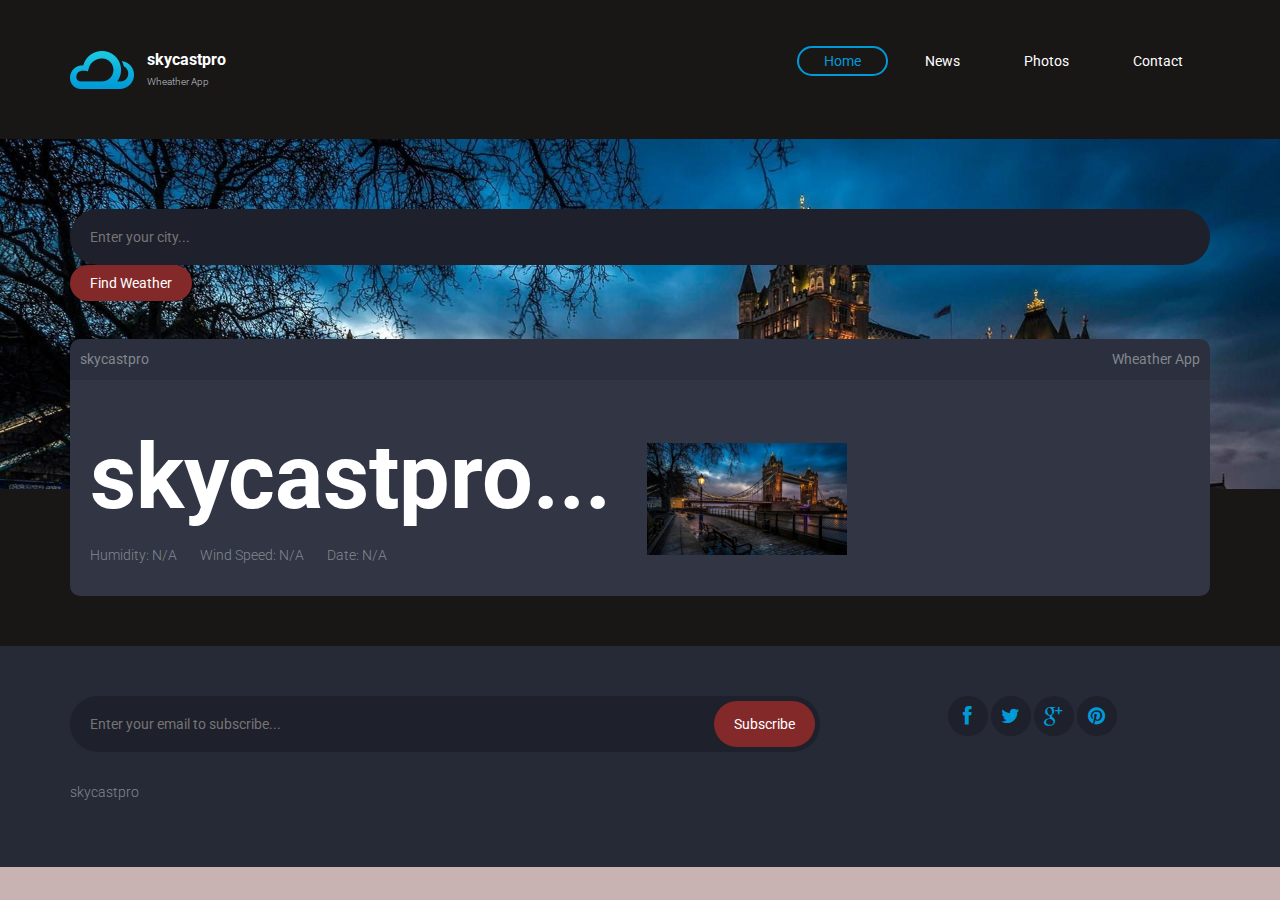
<file: index.html>
<!DOCTYPE html>
<html lang="en">

<head>
    <meta charset="UTF-8">
    <meta http-equiv="X-UA-Compatible" content="IE=edge">
    <meta name="viewport" content="width=device-width, initial-scale=1.0,maximum-scale=1">

    <title>SkyCast Pro</title>
    <link href="http://fonts.googleapis.com/css?family=Roboto:300,400,700|" rel="stylesheet" type="text/css">
    <link href="fonts/font-awesome.min.css" rel="stylesheet" type="text/css">
    <link rel="stylesheet" href="style.css">
</head>

<body>

    <div class="site-content">
        <div class="site-header">
            <div class="container">
                <a href="index.html" class="branding">
                    <img src="images/logo.png" alt="" class="logo" width="">
                    <div class="logo-type">
                        <h1 class="site-title">skycastpro</h1>
                        <small class="site-description">Wheather App</small>
                    </div>
                </a>
                <div class="main-navigation">
                    <button type="button" class="menu-toggle"><i class="fa fa-bars"></i></button>
                    <ul class="menu">
                        <li class="menu-item current-menu-item"><a href="index.html">Home</a></li>
                        <li class="menu-item"><a href="news.html">News</a></li>
                       
                        <li class="menu-item"><a href="photos.html">Photos</a></li>
                        <li class="menu-item"><a href="contact.html">Contact</a></li>
                    </ul> 
                </div> 

                <div class="mobile-navigation"></div>

            </div>
        </div> 

        <div class="hero" data-bg-image="images/hello.jpg">
            <div class="container">
                <form id="weatherForm" class="find-location">
                    <input type="text" id="cityInput" placeholder="Enter your city...">
                    <button type="submit">Find Weather</button>
                </form>
            </div>
        </div>

        <div class="forecast-table">
            <div class="container">
                <div class="forecast-container">
                    <div class="today forecast">
                        <div class="forecast-header">
                            <div class="day">skycastpro</div>
                            <div class="date">Wheather App</div>
                        </div>
                        <div class="forecast-content">
                            <div class="location"></div>
                            <div class="degree">
                                <div class="num">skycastpro...</div>
                                <div class="forecast-icon">
                                    <img src="images/hello.jpg" alt="" width=200>
                                </div>
                            </div>
                            <div class="extra-info">
                                <span class="humidity">Humidity: N/A</span>
                                <span class="wind-speed">Wind Speed: N/A</span>
                                <span class="current-date">Date: N/A</span>
                            </div>
                        </div>
                    </div>
                </div>
            </div>
        </div>

        <main class="main-content">
            <!-- Your existing main content here -->
        </main> <!-- .main-content -->

        <footer class="site-footer">
            <div class="container">
                <div class="row">
                    <div class="col-md-8">
                        <form action="#" class="subscribe-form">
                            <input type="text" placeholder="Enter your email to subscribe...">
                            <input type="submit" value="Subscribe">
                        </form>
                    </div>
                    <div class="col-md-3 col-md-offset-1">
                        <div class="social-links">
                            <a href="#"><i class="fa fa-facebook"></i></a>
                            <a href="#"><i class="fa fa-twitter"></i></a>
                            <a href="#"><i class="fa fa-google-plus"></i></a>
                            <a href="#"><i class="fa fa-pinterest"></i></a>
                        </div>
                    </div>
                </div>

                <p class="colophon">skycastpro</p>
            </div>
        </footer> 
    </div>
    <script src="https://code.jquery.com/jquery-3.6.0.min.js"></script>
    <script>
        $(document).ready(function() {
            $('#weatherForm').submit(function(event) {
                event.preventDefault(); 

                var cityName = $('#cityInput').val(); 
                var apiKey = '008ec2b0cddce4aa5ee95629c2fee8ad'; 
                var apiUrl = 'https://api.openweathermap.org/data/2.5/weather?q=' + cityName + '&appid=' + apiKey;

                // Make AJAX request to fetch weather data
                $.ajax({
                    url: apiUrl,
                    method: 'GET',
                    dataType: 'json',
                    success: function(response) {
                        // Update the HTML content with weather data
                        $('.forecast-header .day').text(response.name);
                        $('.degree .num').html(Math.round(response.main.temp - 273.15) + '&deg;C');
                        $('.humidity').text('Humidity: ' + response.main.humidity + '%');
                        $('.wind-speed').text('Wind Speed: ' + response.wind.speed + ' m/s');
                        var currentDate = new Date();
                        $('.current-date').text('Date: ' + currentDate.toDateString());
                    },
                    error: function(xhr, status, error) {
                        console.error('Error fetching weather data:', error);
                    }
                });
            });
        });
    </script>

    <!-- Other script files -->
    <script src="js/plugins.js"></script>
    <script src="js/app.js"></script>

</body>

</html>
</file>
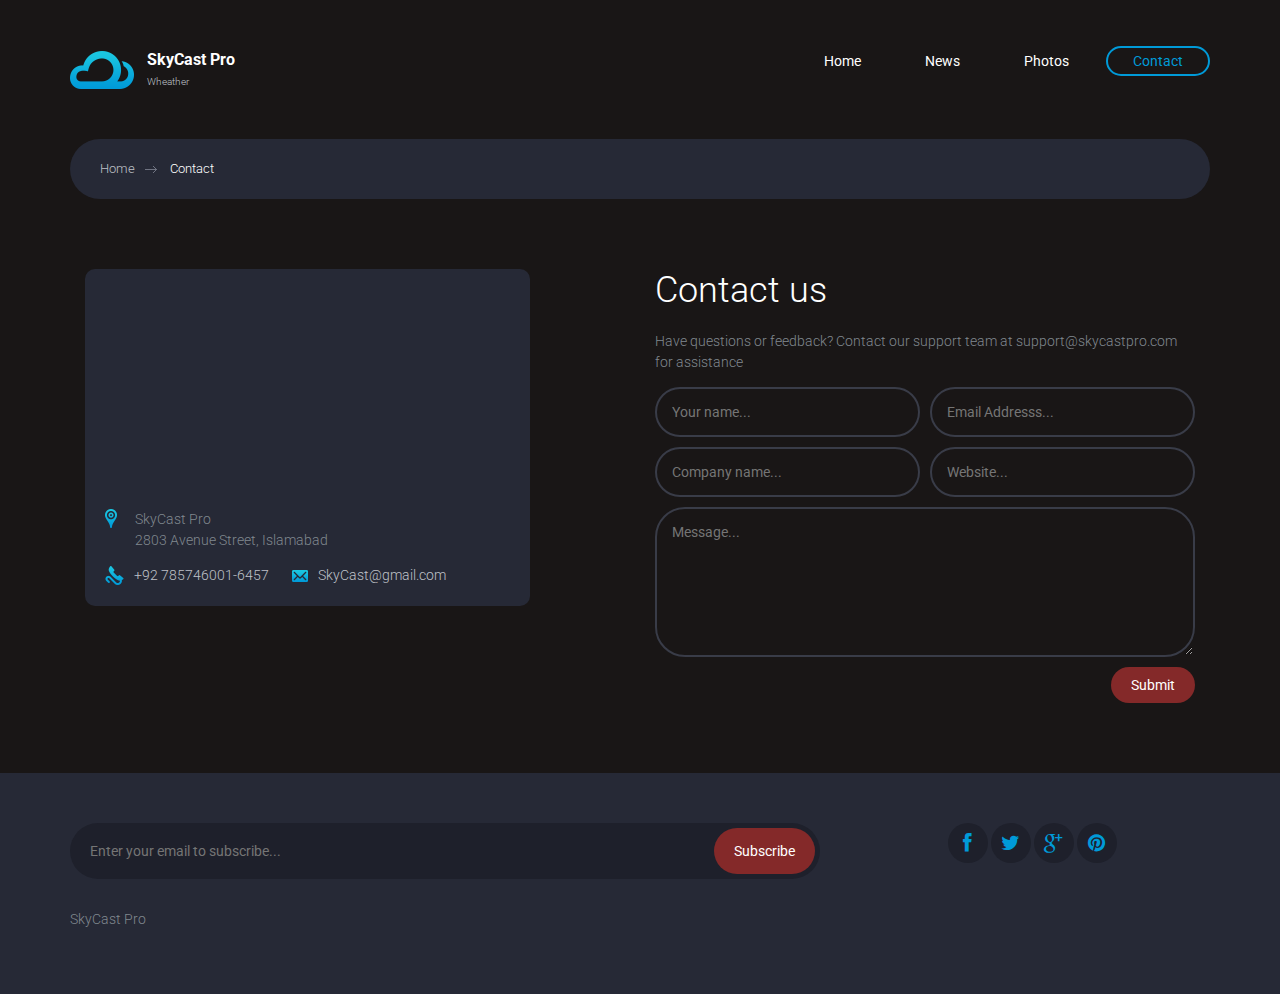
<file: contact.html>
<!DOCTYPE html>
<html lang="en">
	<head>
		<meta charset="UTF-8">
		<meta http-equiv="X-UA-Compatible" content="IE=edge">
		<meta name="viewport" content="width=device-width, initial-scale=1.0,maximum-scale=1">
		
		<title>SkyCast Pro</title>

		<!-- Loading third party fonts -->
		<link href="http://fonts.googleapis.com/css?family=Roboto:300,400,700|" rel="stylesheet" type="text/css">
		<link href="fonts/font-awesome.min.css" rel="stylesheet" type="text/css">

		<!-- Loading main css file -->
		<link rel="stylesheet" href="style.css">
		
		<!--[if lt IE 9]>
		<script src="js/ie-support/html5.js"></script>
		<script src="js/ie-support/respond.js"></script>
		<![endif]-->

	</head>


	<body>
		
		<div class="site-content">
			<div class="site-header">
				<div class="container">
					<a href="index.html" class="branding">
						<img src="images/logo.png" alt="" class="logo">
						<div class="logo-type">
							<h1 class="site-title">SkyCast Pro</h1>
							<small class="site-description">Wheather</small>
						</div>
					</a>

					<!-- Default snippet for navigation -->
					<div class="main-navigation">
						<button type="button" class="menu-toggle"><i class="fa fa-bars"></i></button>
						<ul class="menu">
							<li class="menu-item"><a href="index.html">Home</a></li>
							<li class="menu-item"><a href="news.html">News</a></li>
							<li class="menu-item"><a href="photos.html">Photos</a></li>
							<li class="menu-item current-menu-item"><a href="contact.html">Contact</a></li>
						</ul> 
					</div> 

					<div class="mobile-navigation"></div>

				</div>
			</div> 
			<main class="main-content">
				<div class="container">
					<div class="breadcrumb">
						<a href="index.html">Home</a>
						<span>Contact</span>
					</div>
				</div>

				<div class="fullwidth-block">
					<div class="container">
						<div class="col-md-5">
							<div class="contact-details">
								<div class="map" data-latitude="-6.897789" data-longitude="107.621735"></div>
								<div class="contact-info">
									<address>
										<img src="images/icon-marker.png" alt="">
										<p>SkyCast Pro <br>
										2803 Avenue Street, Islamabad</p>
									</address>
									
									<a href="#"><img src="images/icon-phone.png" alt="">+92 785746001-6457</a>
									<a href="#"><img src="images/icon-envelope.png" alt="">SkyCast@gmail.com</a>
								</div>
							</div>
						</div>
						<div class="col-md-6 col-md-offset-1">
							<h2 class="section-title">Contact us</h2>
							<p>Have questions or feedback? Contact our support team at support@skycastpro.com for assistance</p>
							<form action="#" class="contact-form">
								<div class="row">
									<div class="col-md-6"><input type="text" placeholder="Your name..."></div>
									<div class="col-md-6"><input type="text" placeholder="Email Addresss..."></div>
								</div>
								<div class="row">
									<div class="col-md-6"><input type="text" placeholder="Company name..."></div>
									<div class="col-md-6"><input type="text" placeholder="Website..."></div>
								</div>
								<textarea name="" placeholder="Message..."></textarea>
								<div class="text-right">
									<input type="submit" placeholder="Send message">
								</div>
							</form>

						</div>
					</div>
				</div>
				
			</main> 

			<footer class="site-footer">
				<div class="container">
					<div class="row">
						<div class="col-md-8">
							<form action="#" class="subscribe-form">
								<input type="text" placeholder="Enter your email to subscribe...">
								<input type="submit" value="Subscribe">
							</form>
						</div>
						<div class="col-md-3 col-md-offset-1">
							<div class="social-links">
								<a href="#"><i class="fa fa-facebook"></i></a>
								<a href="#"><i class="fa fa-twitter"></i></a>
								<a href="#"><i class="fa fa-google-plus"></i></a>
								<a href="#"><i class="fa fa-pinterest"></i></a>
							</div>
						</div>
					</div>

					<p class="colophon">SkyCast Pro</p>
				</div>
			</footer> 
		</div>
		
		<script src="js/jquery-1.11.1.min.js"></script>
		<script type="text/javascript" src="http://maps.google.com/maps/api/js?sensor=false&amp;language=en"></script>
		<script src="js/plugins.js"></script>
		<script src="js/app.js"></script>
		
	</body>

</html>
</file>
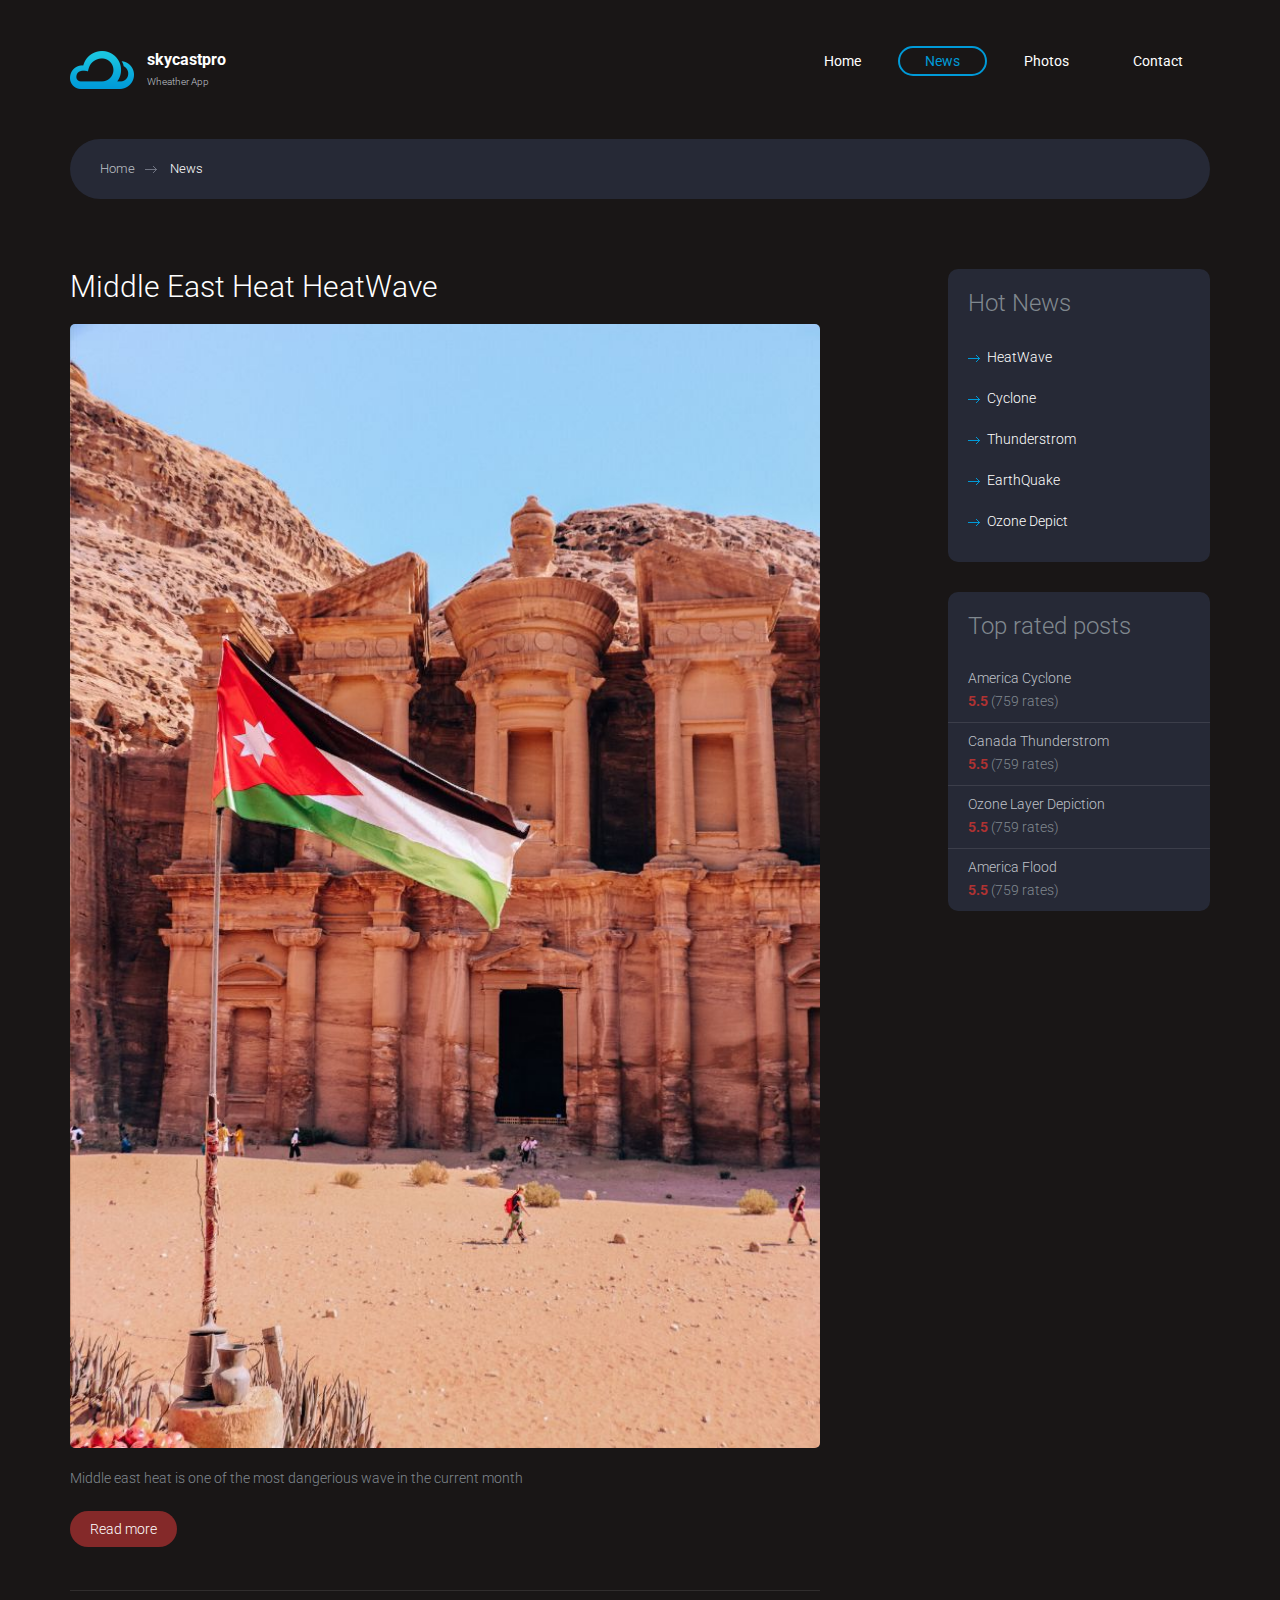
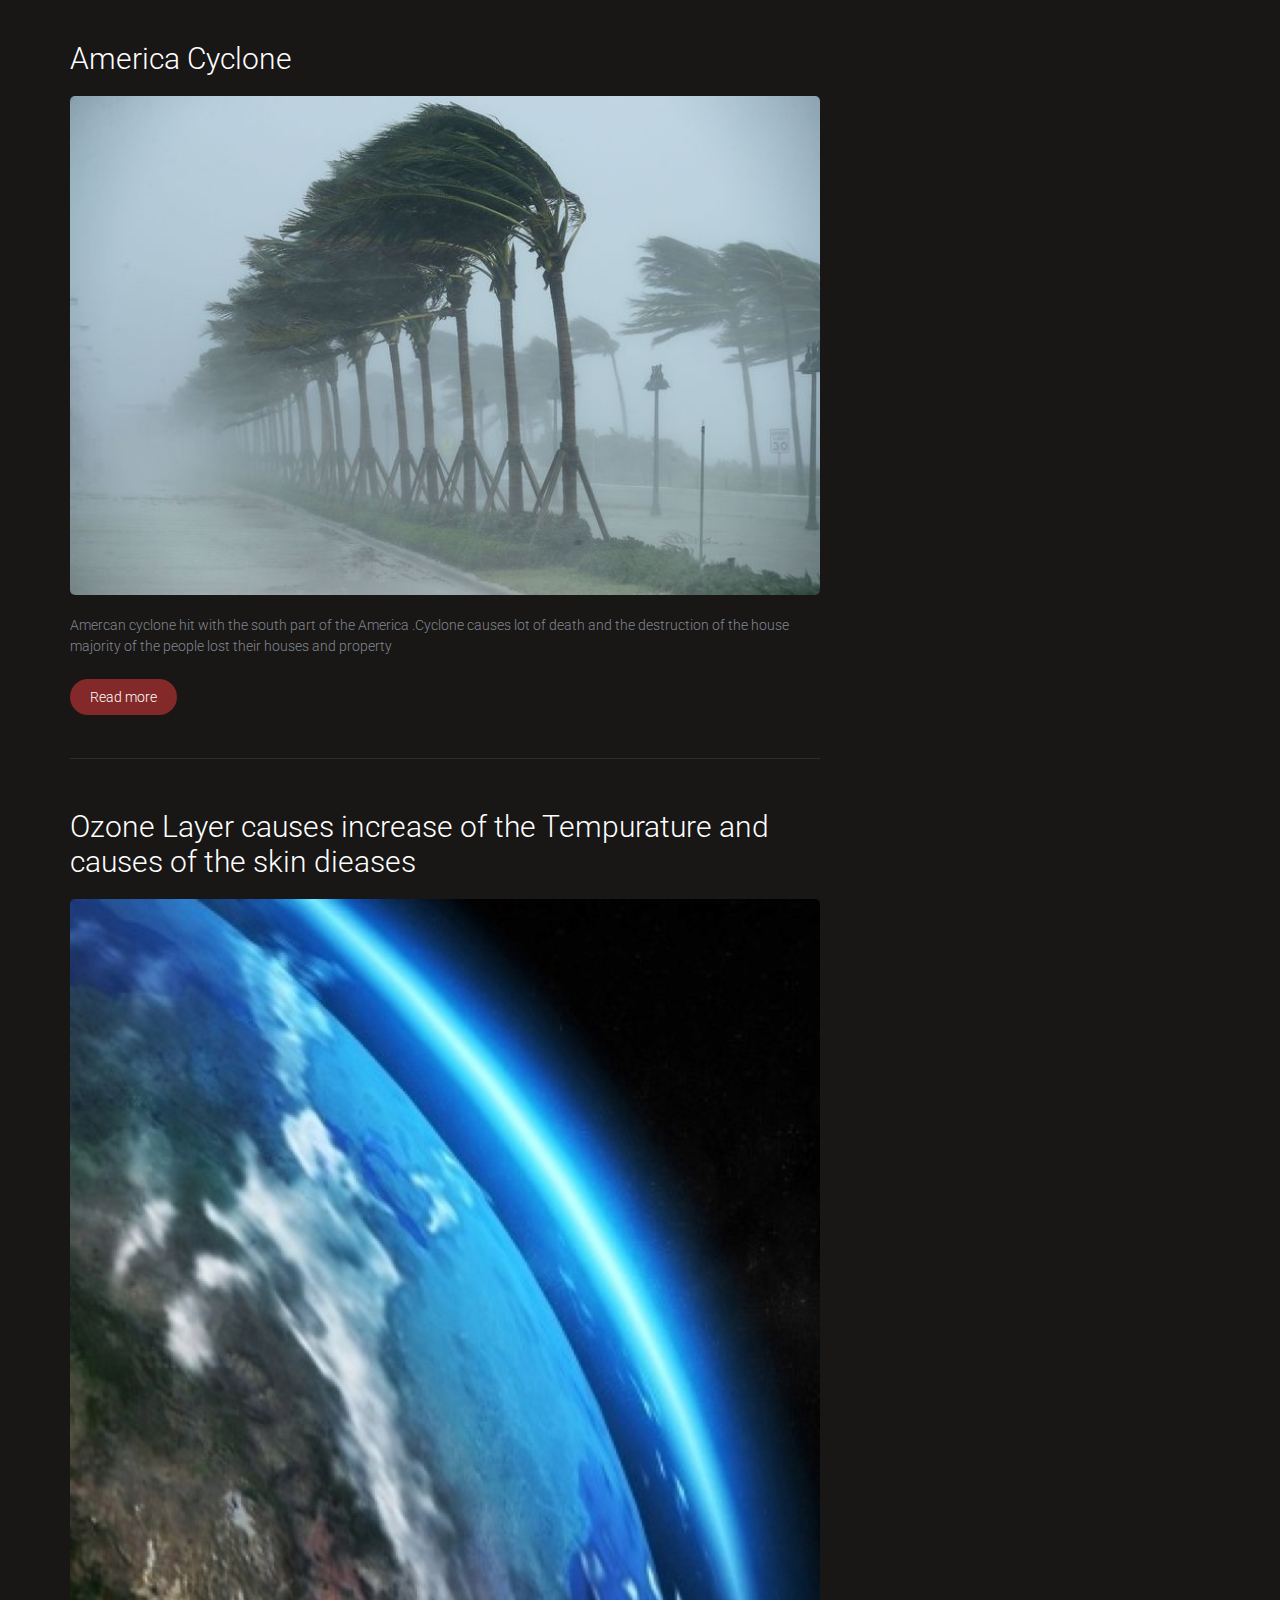
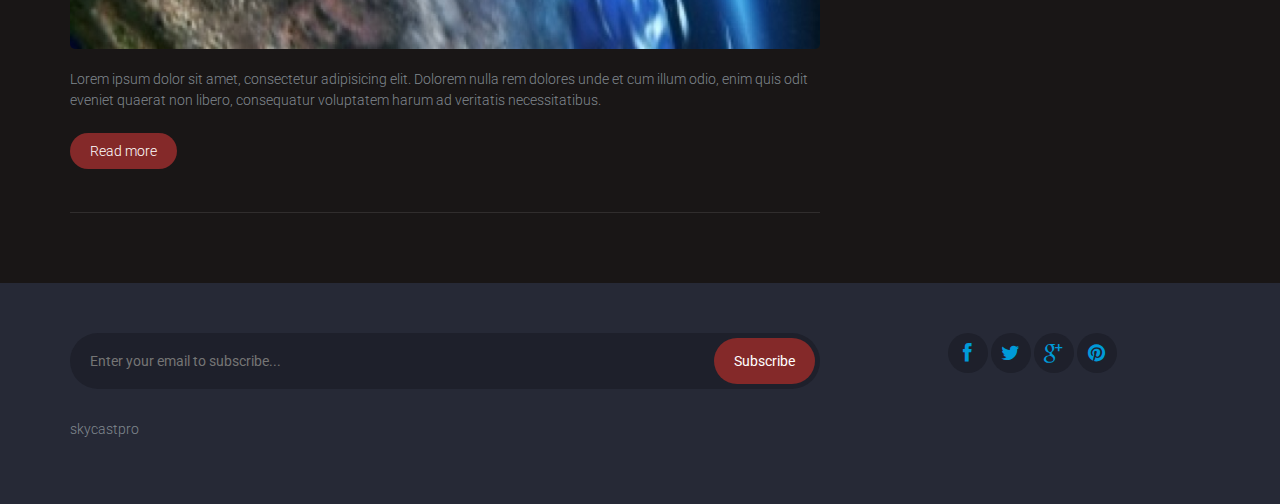
<file: news.html>
<!DOCTYPE html>
<html lang="en">
	<head>
		<meta charset="UTF-8">
		<meta http-equiv="X-UA-Compatible" content="IE=edge">
		<meta name="viewport" content="width=device-width, initial-scale=1.0,maximum-scale=1">
		<title>skycastpro</title>
		<link href="http://fonts.googleapis.com/css?family=Roboto:300,400,700|" rel="stylesheet" type="text/css">
		<link href="fonts/font-awesome.min.css" rel="stylesheet" type="text/css">
		<link rel="stylesheet" href="style.css">
	</head>


	<body>
		
		<div class="site-content">
			<div class="site-header">
				<div class="container">
					<a href="index.html" class="branding">
						<img src="images/logo.png" alt="" class="logo">
						<div class="logo-type">
							<h1 class="site-title">skycastpro</h1>
							<small class="site-description">Wheather App</small>
						</div>
					</a>

					<!-- Default snippet for navigation -->
					<div class="main-navigation">
						<button type="button" class="menu-toggle"><i class="fa fa-bars"></i></button>
						<ul class="menu">
							<li class="menu-item"><a href="index.html">Home</a></li>
							<li class="menu-item current-menu-item"><a href="news.html">News</a></li>
							<li class="menu-item"><a href="photos.html">Photos</a></li>
							<li class="menu-item"><a href="contact.html">Contact</a></li>
						</ul> <!-- .menu -->
					</div> <!-- .main-navigation -->

					<div class="mobile-navigation"></div>

				</div>
			</div> <!-- .site-header -->

			<main class="main-content">
				<div class="container">
					<div class="breadcrumb">
						<a href="index.html">Home</a>
						<span>News</span>
					</div>
				</div>
				

				<div class="fullwidth-block">
					<div class="container">
						<div class="row">
							<div class="content col-md-8">
								<div class="post">
									<h2 class="entry-title">Middle East Heat HeatWave</h2>
									<div class="featured-image"><img src="images/jordan.jpeg" alt="" ></div>
									<p>Middle east heat is one of the most dangerious wave in the current month</p>
									<a href="single.html" class="button">Read more</a>
								</div>

								<div class="post">
									<h2 class="entry-title">America Cyclone</h2>
									<div class="featured-image"><img src="images/storm.jpeg" alt=""></div>
									<p>Amercan cyclone hit with the south part of the America .Cyclone causes lot of death and the destruction of the house majority of the people lost their houses and property </p>
									<a href="single.html" class="button">Read more</a>
								</div>

								<div class="post">
									<h2 class="entry-title">Ozone Layer causes increase of the Tempurature and causes of the skin dieases</h2>
									<div class="featured-image"><img src="images/Ozone Layer.jpeg" alt=""></div>
									<p>Lorem ipsum dolor sit amet, consectetur adipisicing elit. Dolorem nulla rem dolores unde et cum illum odio, enim quis odit eveniet quaerat non libero, consequatur voluptatem harum ad veritatis necessitatibus.</p>
									<a href="single.html" class="button">Read more</a>
								</div>
							</div>
							<div class="sidebar col-md-3 col-md-offset-1">
								<div class="widget">
									<h3 class="widget-title">Hot News</h3>
									<ul class="arrow-list">
										<li><a href="#">HeatWave</a></li>
										<li><a href="#">Cyclone</a></li>
										<li><a href="#">Thunderstrom</a></li>
										<li><a href="#">EarthQuake</a></li>
										<li><a href="#">Ozone Depict</a></li>
									</ul>
								</div>

								
								<div class="widget top-rated">
									<h3 class="widget-title">Top rated posts</h3>
									<ul>
										<li><h3 class="entry-title"><a href="#">America Cyclone</a></h3><div class="rating"><strong>5.5</strong> (759 rates)</div></li>
										<li><h3 class="entry-title"><a href="#">Canada Thunderstrom</a></h3><div class="rating"><strong>5.5</strong> (759 rates)</div></li>
										<li><h3 class="entry-title"><a href="#">Ozone Layer Depiction</a></h3><div class="rating"><strong>5.5</strong> (759 rates)</div></li>
										<li><h3 class="entry-title"><a href="#">America Flood</a></h3><div class="rating"><strong>5.5</strong> (759 rates)</div></li>
									</ul>
								</div>
							</div>
						</div>
					</div>
				</div>
			</main> <!-- .main-content -->

			<footer class="site-footer">
				<div class="container">
					<div class="row">
						<div class="col-md-8">
							<form action="#" class="subscribe-form">
								<input type="text" placeholder="Enter your email to subscribe...">
								<input type="submit" value="Subscribe">
							</form>
						</div>
						<div class="col-md-3 col-md-offset-1">
							<div class="social-links">
								<a href="#"><i class="fa fa-facebook"></i></a>
								<a href="#"><i class="fa fa-twitter"></i></a>
								<a href="#"><i class="fa fa-google-plus"></i></a>
								<a href="#"><i class="fa fa-pinterest"></i></a>
							</div>
						</div>
					</div>

					<p class="colophon">skycastpro</p>
				</div>
			</footer> 
		</div>
		
		<script src="js/jquery-1.11.1.min.js"></script>
		<script src="js/plugins.js"></script>
		<script src="js/app.js"></script>
		
	</body>

</html>
</file>
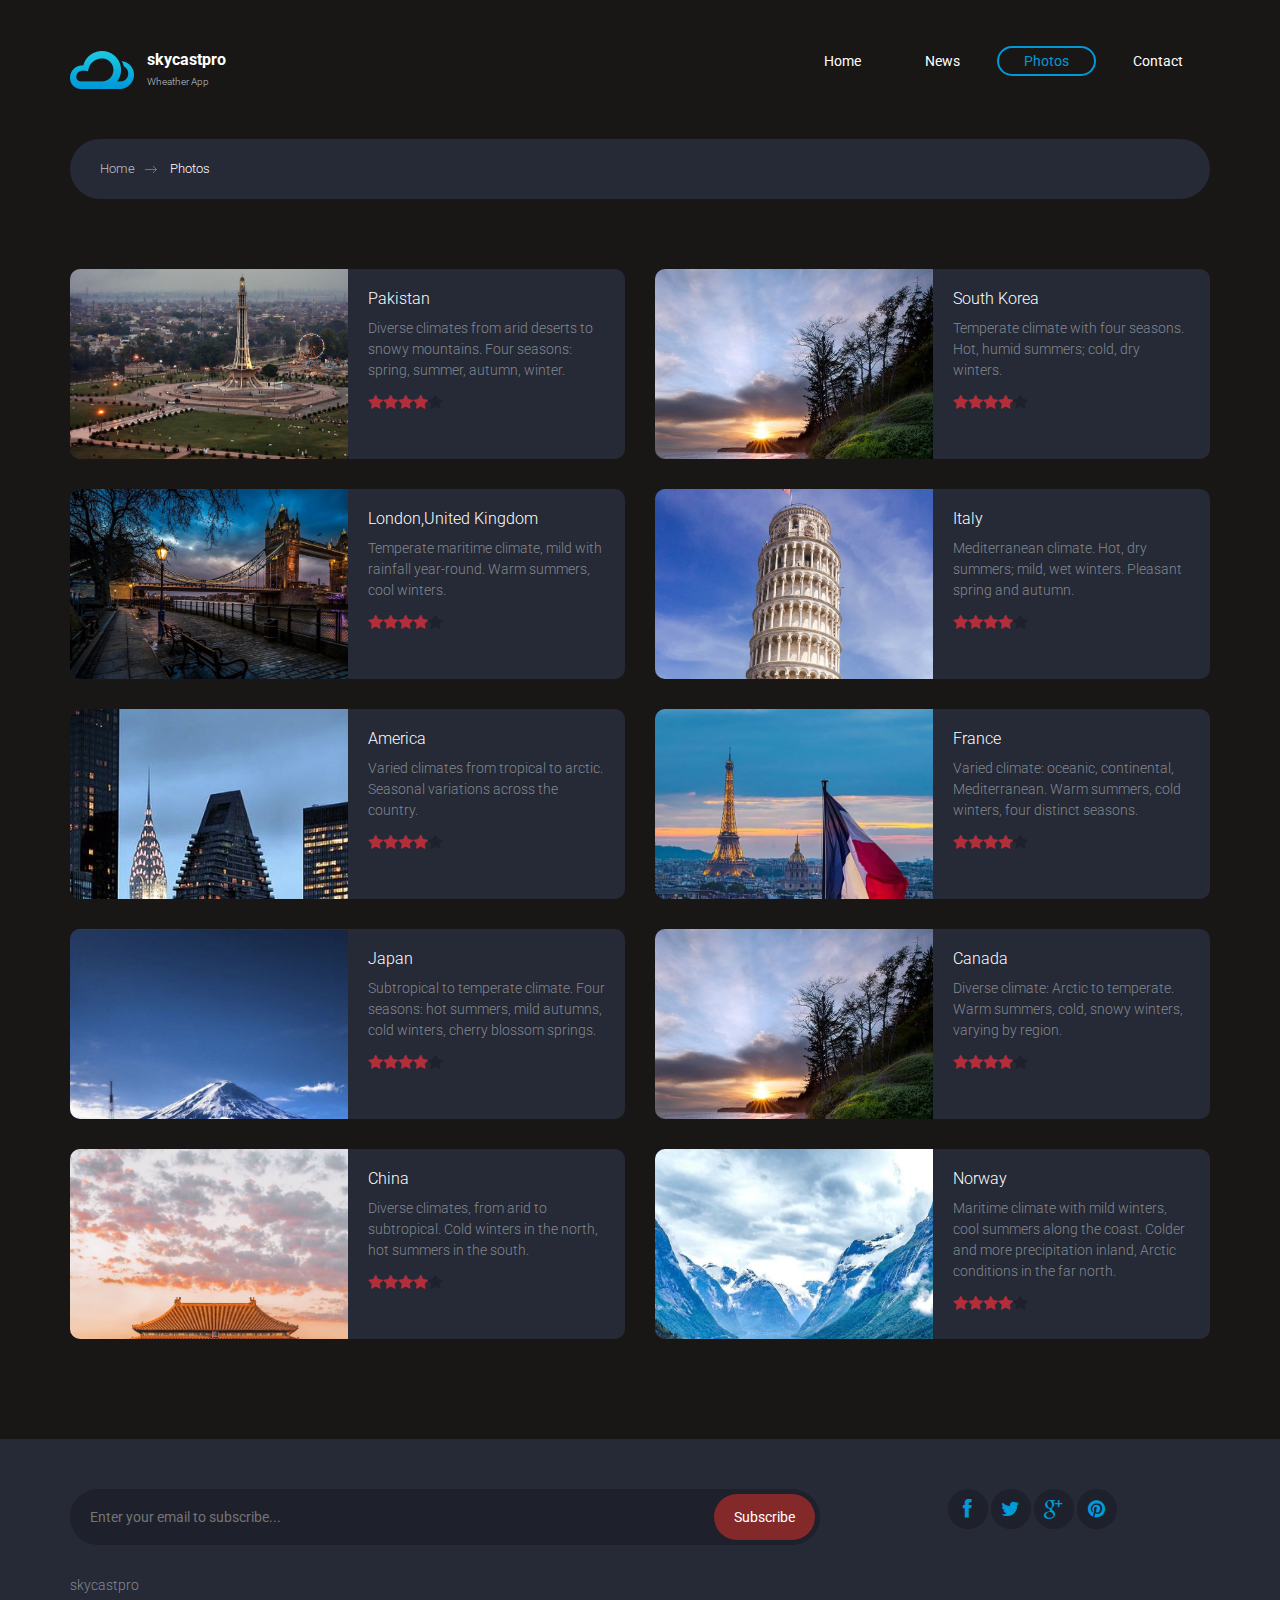
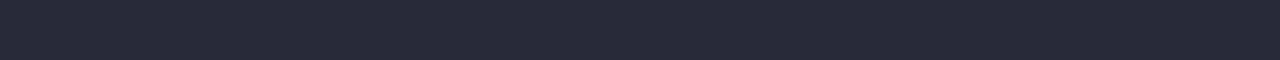
<file: photos.html>
<!DOCTYPE html>
<html lang="en">
	<head>
		<meta charset="UTF-8">
		<meta http-equiv="X-UA-Compatible" content="IE=edge">
		<meta name="viewport" content="width=device-width, initial-scale=1.0,maximum-scale=1">
		<title>skycastpro</title>
		<link href="http://fonts.googleapis.com/css?family=Roboto:300,400,700|" rel="stylesheet" type="text/css">
		<link href="fonts/font-awesome.min.css" rel="stylesheet" type="text/css">
		<link rel="stylesheet" href="style.css">
	</head>


	<body>
		
		<div class="site-content">
			<div class="site-header">
				<div class="container">
					<a href="index.html" class="branding">
						<img src="images/logo.png" alt="" class="logo">
						<div class="logo-type">
							<h1 class="site-title">skycastpro</h1>
							<small class="site-description">Wheather App</small>
						</div>
					</a>

					<!-- Default snippet for navigation -->
					<div class="main-navigation">
						<button type="button" class="menu-toggle"><i class="fa fa-bars"></i></button>
						<ul class="menu">
							<li class="menu-item"><a href="index.html">Home</a></li>
							<li class="menu-item"><a href="news.html">News</a></li>
							<li class="menu-item current-menu-item"><a href="photos.html">Photos</a></li>
							<li class="menu-item"><a href="contact.html">Contact</a></li>
						</ul> 
					</div> 

					<div class="mobile-navigation"></div>

				</div>
			</div> 
			<main class="main-content">
				<div class="container">
					<div class="breadcrumb">
						<a href="index.html">Home</a>
						<span>Photos</span>
					</div>
				</div>

				<div class="fullwidth-block">
					<div class="container">
						<div class="row">
							<div class="col-md-6">
								<div class="photo">
									<div class="photo-preview photo-detail" data-bg-image="images/Pakistan.jpg"></div>
									<div class="photo-details">
										<h3 class="photo-title"><a href="#">Pakistan</a></h3>
										<p>Diverse climates from arid deserts to snowy mountains. Four seasons: spring, summer, autumn, winter.</p>
										<div class="star-rating" title="Rated 1 out of 5"><span style="width:60%"><strong class="rating">1</strong> out of 5</span></div>
									</div>
								</div>
								<div class="photo">
									<div class="photo-preview photo-detail" data-bg-image="images/hello.jpg"></div>
									<div class="photo-details">
										<h3 class="photo-title"><a href="#">London,United Kingdom</a></h3>
										<p>Temperate maritime climate, mild with rainfall year-round. Warm summers, cool winters.</p>
										<div class="star-rating" title="Rated 1 out of 5"><span style="width:60%"><strong class="rating">1</strong> out of 5</span></div>
									</div>
								</div>
								<div class="photo">
									<div class="photo-preview photo-detail" data-bg-image="images/America.jpeg"></div>
									<div class="photo-details">
										<h3 class="photo-title"><a href="#">America</a></h3>
										<p>Varied climates from tropical to arctic. Seasonal variations across the country.</p>
										<div class="star-rating" title="Rated 1 out of 5"><span style="width:60%"><strong class="rating">1</strong> out of 5</span></div>
									</div>
								</div>
								<div class="photo">
									<div class="photo-preview photo-detail" data-bg-image="images/Japan.jpeg"></div>
									<div class="photo-details">
										<h3 class="photo-title"><a href="#">Japan</a></h3>
										<p>Subtropical to temperate climate. Four seasons: hot summers, mild autumns, cold winters, cherry blossom springs.</p>
										<div class="star-rating" title="Rated 1 out of 5"><span style="width:60%"><strong class="rating">1</strong> out of 5</span></div>
									</div>
								</div>
								<div class="photo">
									<div class="photo-preview photo-detail" data-bg-image="images/China.jpeg"></div>
									<div class="photo-details">
										<h3 class="photo-title"><a href="#">China</a></h3>
										<p>Diverse climates, from arid to subtropical. Cold winters in the north, hot summers in the south.</p>
										<div class="star-rating" title="Rated 1 out of 5"><span style="width:60%"><strong class="rating">1</strong> out of 5</span></div>
									</div>
								</div>
							</div>
							<div class="col-md-6">
								<div class="photo">
									<div class="photo-preview photo-detail" data-bg-image="images/France.jpeg"></div>
									<div class="photo-details">
										<h3 class="photo-title"><a href="#">South Korea</a></h3>
										<p>Temperate climate with four seasons. Hot, humid summers; cold, dry winters.</p>
										<div class="star-rating" title="Rated 1 out of 5"><span style="width:60%"><strong class="rating">1</strong> out of 5</span></div>
									</div>
								</div>
								<div class="photo">
									<div class="photo-preview photo-detail" data-bg-image="images/Italy.jpeg"></div>
									<div class="photo-details">
										<h3 class="photo-title"><a href="#">Italy</a></h3>
										<p>Mediterranean climate. Hot, dry summers; mild, wet winters. Pleasant spring and autumn.</p>
										<div class="star-rating" title="Rated 1 out of 5"><span style="width:60%"><strong class="rating">1</strong> out of 5</span></div>
									</div>
								</div>
								<div class="photo">
									<div class="photo-preview photo-detail" data-bg-image="images/photo10.jpeg"></div>
									<div class="photo-details">
										<h3 class="photo-title"><a href="#">France</a></h3>
										<p>Varied climate: oceanic, continental, Mediterranean. Warm summers, cold winters, four distinct seasons.</p>
										<div class="star-rating" title="Rated 1 out of 5"><span style="width:60%"><strong class="rating">1</strong> out of 5</span></div>
									</div>
								</div>
								<div class="photo">
									<div class="photo-preview photo-detail" data-bg-image="images/France.jpeg"></div>
									<div class="photo-details">
										<h3 class="photo-title"><a href="#">Canada</a></h3>
										<p>Diverse climate: Arctic to temperate. Warm summers, cold, snowy winters, varying by region.

										</p>
										<div class="star-rating" title="Rated 1 out of 5"><span style="width:60%"><strong class="rating">1</strong> out of 5</span></div>
									</div>
								</div>
								<div class="photo">
									<div class="photo-preview photo-detail" data-bg-image="images/Norway.jpeg"></div>
									<div class="photo-details">
										<h3 class="photo-title"><a href="#">Norway</a></h3>
										<p>Maritime climate with mild winters, cool summers along the coast. Colder and more precipitation inland, Arctic conditions in the far north.</p>
										<div class="star-rating" title="Rated 1 out of 5"><span style="width:60%"><strong class="rating">1</strong> out of 5</span></div>
									</div>
								</div>
							</div>
						</div>
					</div>
				</div>
				
			</main> <!-- .main-content -->

			<footer class="site-footer">
				<div class="container">
					<div class="row">
						<div class="col-md-8">
							<form action="#" class="subscribe-form">
								<input type="text" placeholder="Enter your email to subscribe...">
								<input type="submit" value="Subscribe">
							</form>
						</div>
						<div class="col-md-3 col-md-offset-1">
							<div class="social-links">
								<a href="#"><i class="fa fa-facebook"></i></a>
								<a href="#"><i class="fa fa-twitter"></i></a>
								<a href="#"><i class="fa fa-google-plus"></i></a>
								<a href="#"><i class="fa fa-pinterest"></i></a>
							</div>
						</div>
					</div>

					<p class="colophon">skycastpro</p>
				</div>
			</footer> 
		</div>
		
		<script src="js/jquery-1.11.1.min.js"></script>
		<script src="js/plugins.js"></script>
		<script src="js/app.js"></script>
		
	</body>

</html>
</file>
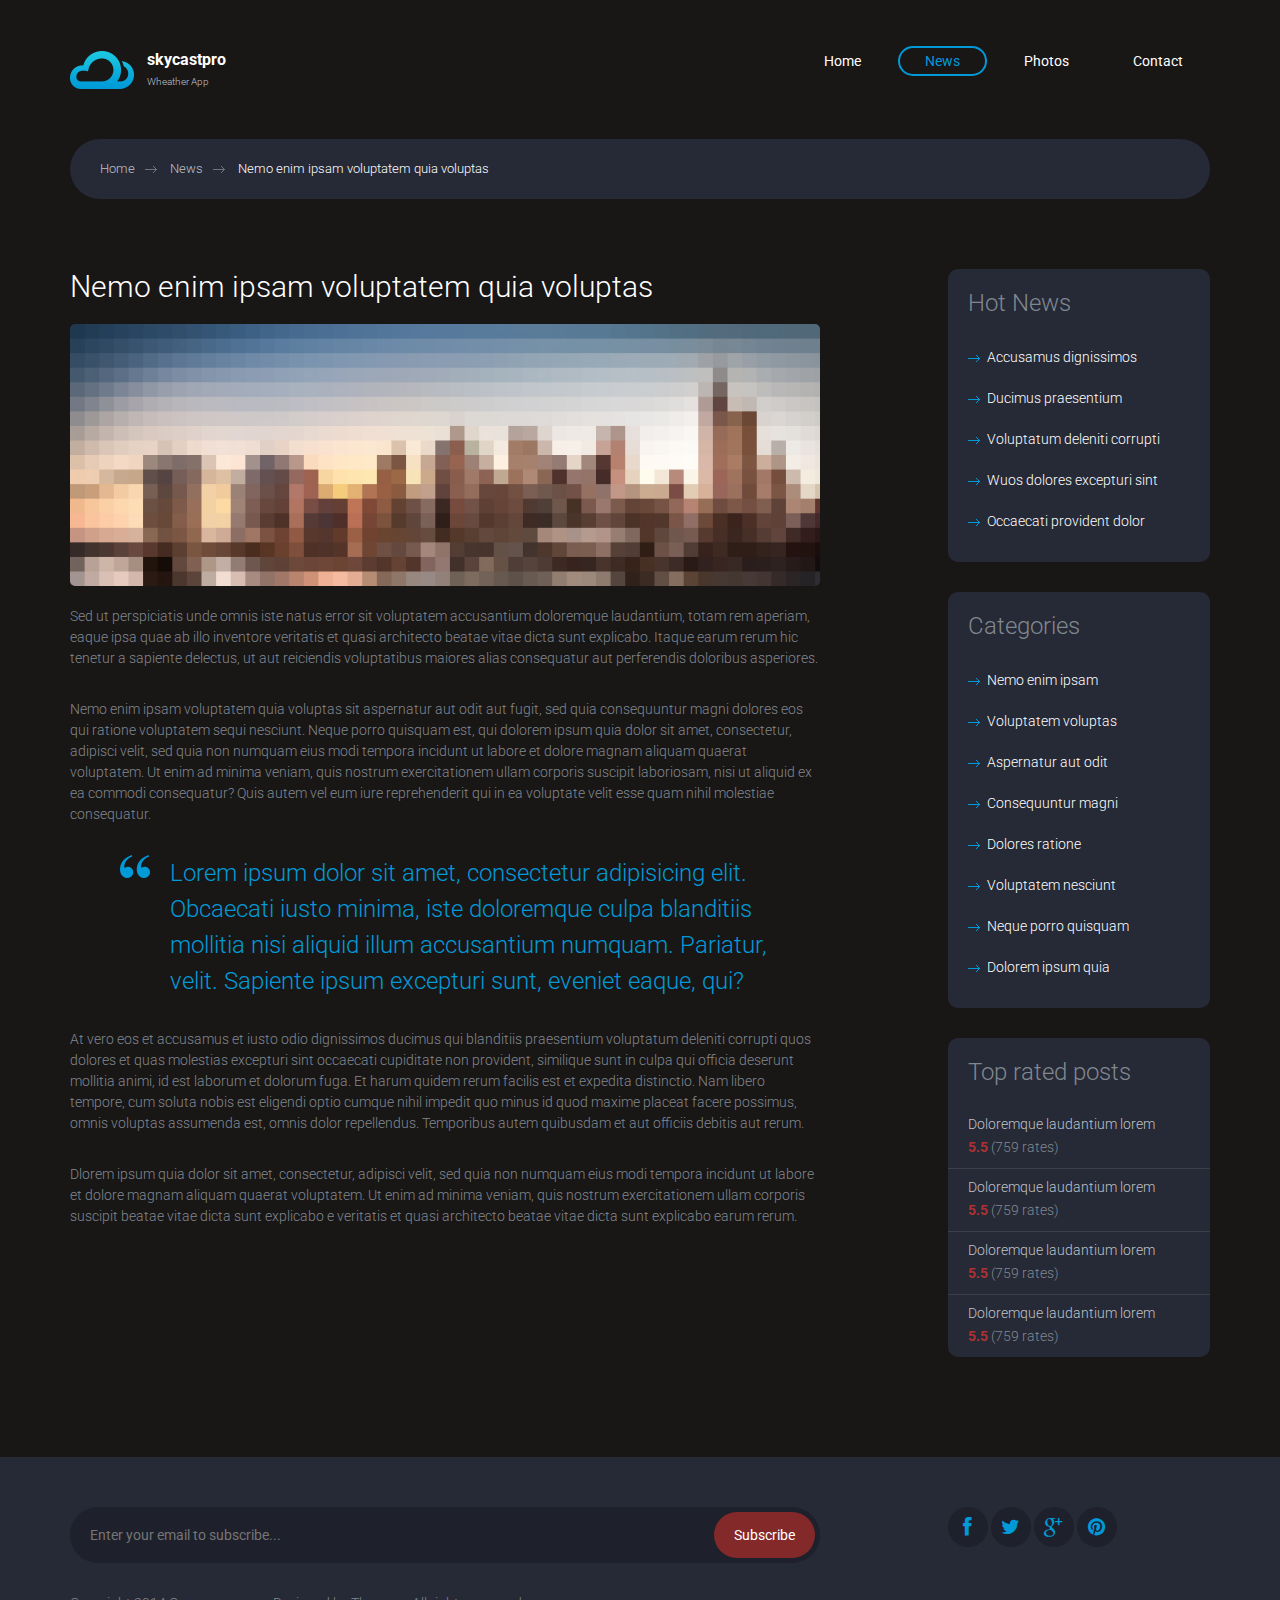
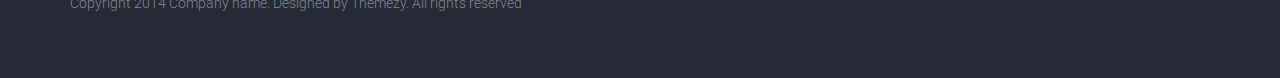
<file: single.html>
<!DOCTYPE html>
<html lang="en">
	<head>
		<meta charset="UTF-8">
		<meta http-equiv="X-UA-Compatible" content="IE=edge">
		<meta name="viewport" content="width=device-width, initial-scale=1.0,maximum-scale=1">
		
		<title>Compass Starter by Ariona, Rian</title>
		<link href="http://fonts.googleapis.com/css?family=Roboto:300,400,700|" rel="stylesheet" type="text/css">
		<link href="fonts/font-awesome.min.css" rel="stylesheet" type="text/css">
		<link rel="stylesheet" href="style.css">
	</head>


	<body>
		
		<div class="site-content">
			<div class="site-header">
				<div class="container">
					<a href="index.html" class="branding">
						<img src="images/logo.png" alt="" class="logo">
						<div class="logo-type">
							<h1 class="site-title">skycastpro</h1>
							<small class="site-description">Wheather App</small>
						</div>
					</a>
					<div class="main-navigation">
						<button type="button" class="menu-toggle"><i class="fa fa-bars"></i></button>
						<ul class="menu">
							<li class="menu-item"><a href="index.html">Home</a></li>
							<li class="menu-item current-menu-item"><a href="news.html">News</a></li>
							<li class="menu-item"><a href="photos.html">Photos</a></li>
							<li class="menu-item"><a href="contact.html">Contact</a></li>
						</ul> <!-- .menu -->
					</div> 

					<div class="mobile-navigation"></div>

				</div>
			</div> <!-- .site-header -->

			<main class="main-content">
				<div class="container">
					<div class="breadcrumb">
						<a href="index.html">Home</a>
						<a href="#">News</a>
						<span>Nemo enim ipsam voluptatem quia voluptas</span>
					</div>
				</div>
				

				<div class="fullwidth-block">
					<div class="container">
						<div class="row">
							<div class="content col-md-8">
								<div class="post single">
									<h2 class="entry-title">Nemo enim ipsam voluptatem quia voluptas</h2>
									<div class="featured-image"><img src="images/featured-image-1.jpg" alt=""></div>
									
									<div class="entry-content">
										<p>Sed ut perspiciatis unde omnis iste natus error sit voluptatem accusantium doloremque laudantium, totam rem aperiam, eaque ipsa quae ab illo inventore veritatis et quasi architecto beatae vitae dicta sunt explicabo. Itaque earum rerum hic tenetur a sapiente delectus, ut aut reiciendis voluptatibus maiores alias consequatur aut perferendis doloribus asperiores.</p>

										<p>Nemo enim ipsam voluptatem quia voluptas sit aspernatur aut odit aut fugit, sed quia consequuntur magni dolores eos qui ratione voluptatem sequi nesciunt. Neque porro quisquam est, qui dolorem ipsum quia dolor sit amet, consectetur, adipisci velit, sed quia non numquam eius modi tempora incidunt ut labore et dolore magnam aliquam quaerat voluptatem. Ut enim ad minima veniam, quis nostrum exercitationem ullam corporis suscipit laboriosam, nisi ut aliquid ex ea commodi consequatur? Quis autem vel eum iure reprehenderit qui in ea voluptate velit esse quam nihil molestiae consequatur.</p>

										<blockquote>
											<p>Lorem ipsum dolor sit amet, consectetur adipisicing elit. Obcaecati iusto minima, iste doloremque culpa blanditiis mollitia nisi aliquid illum accusantium numquam. Pariatur, velit. Sapiente ipsum excepturi sunt, eveniet eaque, qui?</p>
										</blockquote>

										<p>At vero eos et accusamus et iusto odio dignissimos ducimus qui blanditiis praesentium voluptatum deleniti corrupti quos dolores et quas molestias excepturi sint occaecati cupiditate non provident, similique sunt in culpa qui officia deserunt mollitia animi, id est laborum et dolorum fuga. Et harum quidem rerum facilis est et expedita distinctio. Nam libero tempore, cum soluta nobis est eligendi optio cumque nihil impedit quo minus id quod maxime placeat facere possimus, omnis voluptas assumenda est, omnis dolor repellendus. Temporibus autem quibusdam et aut officiis debitis aut rerum.</p>

										<p>Dlorem ipsum quia dolor sit amet, consectetur, adipisci velit, sed quia non numquam eius modi tempora incidunt ut labore et dolore magnam aliquam quaerat voluptatem. Ut enim ad minima veniam, quis nostrum exercitationem ullam corporis suscipit beatae vitae dicta sunt explicabo e veritatis et quasi architecto beatae vitae dicta sunt explicabo earum rerum.</p>
									</div>

								</div>

							</div>
							<div class="sidebar col-md-3 col-md-offset-1">
								<div class="widget">
									<h3 class="widget-title">Hot News</h3>
									<ul class="arrow-list">
										<li><a href="#">Accusamus dignissimos</a></li>
										<li><a href="#">Ducimus praesentium</a></li>
										<li><a href="#">Voluptatum deleniti corrupti</a></li>
										<li><a href="#">Wuos dolores excepturi sint</a></li>
										<li><a href="#">Occaecati provident dolor</a></li>
									</ul>
								</div>

								<div class="widget">
									<h3 class="widget-title">Categories</h3>
									<ul class="arrow-list">
										<li><a href="#">Nemo enim ipsam</a></li>
										<li><a href="#">Voluptatem voluptas</a></li>
										<li><a href="#">Aspernatur aut odit</a></li>
										<li><a href="#">Consequuntur magni</a></li>
										<li><a href="#">Dolores ratione</a></li>
										<li><a href="#">Voluptatem nesciunt</a></li>
										<li><a href="#">Neque porro quisquam</a></li>
										<li><a href="#">Dolorem ipsum quia</a></li>
									</ul>
								</div>

								<div class="widget top-rated">
									<h3 class="widget-title">Top rated posts</h3>
									<ul>
										<li><h3 class="entry-title"><a href="#">Doloremque laudantium lorem</a></h3><div class="rating"><strong>5.5</strong> (759 rates)</div></li>
										<li><h3 class="entry-title"><a href="#">Doloremque laudantium lorem</a></h3><div class="rating"><strong>5.5</strong> (759 rates)</div></li>
										<li><h3 class="entry-title"><a href="#">Doloremque laudantium lorem</a></h3><div class="rating"><strong>5.5</strong> (759 rates)</div></li>
										<li><h3 class="entry-title"><a href="#">Doloremque laudantium lorem</a></h3><div class="rating"><strong>5.5</strong> (759 rates)</div></li>
									</ul>
								</div>
							</div>
						</div>
					</div>
				</div>
			</main> <!-- .main-content -->

			<footer class="site-footer">
				<div class="container">
					<div class="row">
						<div class="col-md-8">
							<form action="#" class="subscribe-form">
								<input type="text" placeholder="Enter your email to subscribe...">
								<input type="submit" value="Subscribe">
							</form>
						</div>
						<div class="col-md-3 col-md-offset-1">
							<div class="social-links">
								<a href="#"><i class="fa fa-facebook"></i></a>
								<a href="#"><i class="fa fa-twitter"></i></a>
								<a href="#"><i class="fa fa-google-plus"></i></a>
								<a href="#"><i class="fa fa-pinterest"></i></a>
							</div>
						</div>
					</div>

					<p class="colophon">Copyright 2014 Company name. Designed by Themezy. All rights reserved</p>
				</div>
			</footer> <!-- .site-footer -->
		</div>
		
		<script src="js/jquery-1.11.1.min.js"></script>
		<script src="js/plugins.js"></script>
		<script src="js/app.js"></script>
		
	</body>

</html>
</file>
<file: style.css>
article,
aside,
details,
figcaption,
figure,
footer,
header,
hgroup,
nav,
section,
summary {
  display: block; }

audio,
canvas,
video {
  display: inline-block; }

audio:not([controls]) {
  display: none;
  height: 0; }

[hidden], template {
  display: none; }

html {
  background: #c8b2b2;
  color: #000;
  -webkit-text-size-adjust: 100%;
  -ms-text-size-adjust: 100%; }

html,
button,
input,
select,
textarea {
  font-family: sans-serif; }

body {
  margin: 0; }

a {
  background: transparent; }
  a:focus {
    outline: thin dotted; }
  a:hover, a:active {
    outline: 0; }

h1 {
  font-size: 2em;
  margin: 0.67em 0; }

h2 {
  font-size: 1.5em;
  margin: 0.83em 0; }

h3 {
  font-size: 1.17em;
  margin: 1em 0; }

h4 {
  font-size: 1em;
  margin: 1.33em 0; }

h5 {
  font-size: 0.83em;
  margin: 1.67em 0; }

h6 {
  font-size: 0.75em;
  margin: 2.33em 0; }

abbr[title] {
  border-bottom: 1px dotted; }

b,
strong {
  font-weight: bold; }

dfn {
  font-style: italic; }

mark {
  background: #ff0;
  color: #000; }

code,
kbd,
pre,
samp {
  font-family: monospace, serif;
  font-size: 1em; }

pre {
  white-space: pre;
  white-space: pre-wrap;
  word-wrap: break-word; }

q {
  quotes: "\201C" "\201D" "\2018" "\2019"; }

q:before,
q:after {
  content: '';
  content: none; }

small {
  font-size: 80%; }

sub,
sup {
  font-size: 75%;
  line-height: 0;
  position: relative;
  vertical-align: baseline; }

sup {
  top: -0.5em; }

sub {
  bottom: -0.25em; }

img {
  border: 0; }

svg:not(:root) {
  overflow: hidden; }

figure {
  margin: 0; }

fieldset {
  border: 1px solid #c0c0c0;
  margin: 0 2px;
  padding: 0.35em 0.625em 0.75em; }

legend {
  border: 0;
  padding: 0;
  white-space: normal; }

button,
input,
select,
textarea {
  font-family: inherit;
  font-size: 100%;
  margin: 0;
  vertical-align: baseline; }

button,
input {
  line-height: normal; }

button,
select {
  text-transform: none; }

button,
html input[type="button"],
input[type="reset"],
input[type="submit"] {
  -webkit-appearance: button;
  cursor: pointer; }

button[disabled],
input[disabled] {
  cursor: default; }

input[type="checkbox"],
input[type="radio"] {
  box-sizing: border-box;
  padding: 0; }

input[type="search"] {
  -webkit-appearance: textfield;
  box-sizing: content-box; }

input[type="search"]::-webkit-search-cancel-button,
input[type="search"]::-webkit-search-decoration {
  -webkit-appearance: none; }

button::-moz-focus-inner, input::-moz-focus-inner {
  border: 0;
  padding: 0; }

textarea {
  overflow: auto;
  vertical-align: top; }

table {
  border-collapse: collapse;
  border-spacing: 0; }

*, *:before, *:after {
  box-sizing: border-box; }

/*
 * Global Styles
 */
html {
  font-size: 14px; }

body {
  color: #80888f;
  font-family: "Roboto", "Open Sans", sans-serif;
  font-size: 14px;
  font-weight: 300;
  line-height: 1.5;
  background: #191616; }

h1, h2, h3, h4, h5, h6 {
  font-weight: 700;
  margin: 0 0 20px;
  line-height: normal; }

hr {
  border: none;
  border-bottom: 1px solid #777; }

ul, ol {
  margin: 0;
  padding-left: 0; }

a {
  text-decoration: none;
  color: #c22731; }

address {
  font-style: normal; }

p {
  margin-top: 0; }

form input, form textarea, form select {
  outline: none;
  border: none;
  padding: 10px;
  border-radius: 30px; }
form select {
  -webkit-appearance: none;
  -moz-appearance: none;
  appearance: none; }
form textarea {
  resize: vertical; }

/*
 * Reusable Components Style
 */
.button, form input[type="submit"], form button, form input[type="reset"] {
  border: none;
  background: #842929;
  padding: 10px 20px;
  border-radius: 30px;
  color: white; }

.map {
  height: 220px; }

.container {
  margin-right: auto;
  margin-left: auto;
  padding-left: 15px;
  padding-right: 15px;
  *zoom: 1; }
  .container:after {
    content: " ";
    clear: both;
    display: block;
    overflow: hidden;
    height: 0; }
  @media (min-width: 768px) {
    .container {
      width: 750px; } }
  @media (min-width: 992px) {
    .container {
      width: 970px; } }
  @media (min-width: 1200px) {
    .container {
      width: 1170px; } }

.container-fluid {
  margin-right: auto;
  margin-left: auto;
  padding-left: 15px;
  padding-right: 15px;
  *zoom: 1; }
  .container-fluid:after {
    content: " ";
    clear: both;
    display: block;
    overflow: hidden;
    height: 0; }

.row {
  margin-left: -15px;
  margin-right: -15px;
  *zoom: 1; }
  .row:after {
    content: " ";
    clear: both;
    display: block;
    overflow: hidden;
    height: 0; }

.col-xs-1, .col-sm-1, .col-md-1, .col-lg-1, .col-xs-2, .col-sm-2, .col-md-2, .col-lg-2, .col-xs-3, .col-sm-3, .col-md-3, .col-lg-3, .col-xs-4, .col-sm-4, .col-md-4, .col-lg-4, .col-xs-5, .col-sm-5, .col-md-5, .col-lg-5, .col-xs-6, .col-sm-6, .col-md-6, .col-lg-6, .col-xs-7, .col-sm-7, .col-md-7, .col-lg-7, .col-xs-8, .col-sm-8, .col-md-8, .col-lg-8, .col-xs-9, .col-sm-9, .col-md-9, .col-lg-9, .col-xs-10, .col-sm-10, .col-md-10, .col-lg-10, .col-xs-11, .col-sm-11, .col-md-11, .col-lg-11, .col-xs-12, .col-sm-12, .col-md-12, .col-lg-12 {
  position: relative;
  min-height: 1px;
  padding-left: 15px;
  padding-right: 15px; }

.col-xs-1, .col-xs-2, .col-xs-3, .col-xs-4, .col-xs-5, .col-xs-6, .col-xs-7, .col-xs-8, .col-xs-9, .col-xs-10, .col-xs-11, .col-xs-12 {
  float: left; }

.col-xs-1 {
  width: 8.3333333333%; }

.col-xs-2 {
  width: 16.6666666667%; }

.col-xs-3 {
  width: 25%; }

.col-xs-4 {
  width: 33.3333333333%; }

.col-xs-5 {
  width: 41.6666666667%; }

.col-xs-6 {
  width: 50%; }

.col-xs-7 {
  width: 58.3333333333%; }

.col-xs-8 {
  width: 66.6666666667%; }

.col-xs-9 {
  width: 75%; }

.col-xs-10 {
  width: 83.3333333333%; }

.col-xs-11 {
  width: 91.6666666667%; }

.col-xs-12 {
  width: 100%; }

.col-xs-pull-0 {
  right: auto; }

.col-xs-pull-1 {
  right: 8.3333333333%; }

.col-xs-pull-2 {
  right: 16.6666666667%; }

.col-xs-pull-3 {
  right: 25%; }

.col-xs-pull-4 {
  right: 33.3333333333%; }

.col-xs-pull-5 {
  right: 41.6666666667%; }

.col-xs-pull-6 {
  right: 50%; }

.col-xs-pull-7 {
  right: 58.3333333333%; }

.col-xs-pull-8 {
  right: 66.6666666667%; }

.col-xs-pull-9 {
  right: 75%; }

.col-xs-pull-10 {
  right: 83.3333333333%; }

.col-xs-pull-11 {
  right: 91.6666666667%; }

.col-xs-pull-12 {
  right: 100%; }

.col-xs-push-0 {
  left: auto; }

.col-xs-push-1 {
  left: 8.3333333333%; }

.col-xs-push-2 {
  left: 16.6666666667%; }

.col-xs-push-3 {
  left: 25%; }

.col-xs-push-4 {
  left: 33.3333333333%; }

.col-xs-push-5 {
  left: 41.6666666667%; }

.col-xs-push-6 {
  left: 50%; }

.col-xs-push-7 {
  left: 58.3333333333%; }

.col-xs-push-8 {
  left: 66.6666666667%; }

.col-xs-push-9 {
  left: 75%; }

.col-xs-push-10 {
  left: 83.3333333333%; }

.col-xs-push-11 {
  left: 91.6666666667%; }

.col-xs-push-12 {
  left: 100%; }

.col-xs-offset-0 {
  margin-left: 0%; }

.col-xs-offset-1 {
  margin-left: 8.3333333333%; }

.col-xs-offset-2 {
  margin-left: 16.6666666667%; }

.col-xs-offset-3 {
  margin-left: 25%; }

.col-xs-offset-4 {
  margin-left: 33.3333333333%; }

.col-xs-offset-5 {
  margin-left: 41.6666666667%; }

.col-xs-offset-6 {
  margin-left: 50%; }

.col-xs-offset-7 {
  margin-left: 58.3333333333%; }

.col-xs-offset-8 {
  margin-left: 66.6666666667%; }

.col-xs-offset-9 {
  margin-left: 75%; }

.col-xs-offset-10 {
  margin-left: 83.3333333333%; }

.col-xs-offset-11 {
  margin-left: 91.6666666667%; }

.col-xs-offset-12 {
  margin-left: 100%; }

@media (min-width: 768px) {
  .col-sm-1, .col-sm-2, .col-sm-3, .col-sm-4, .col-sm-5, .col-sm-6, .col-sm-7, .col-sm-8, .col-sm-9, .col-sm-10, .col-sm-11, .col-sm-12 {
    float: left; }

  .col-sm-1 {
    width: 8.3333333333%; }

  .col-sm-2 {
    width: 16.6666666667%; }

  .col-sm-3 {
    width: 25%; }

  .col-sm-4 {
    width: 33.3333333333%; }

  .col-sm-5 {
    width: 41.6666666667%; }

  .col-sm-6 {
    width: 50%; }

  .col-sm-7 {
    width: 58.3333333333%; }

  .col-sm-8 {
    width: 66.6666666667%; }

  .col-sm-9 {
    width: 75%; }

  .col-sm-10 {
    width: 83.3333333333%; }

  .col-sm-11 {
    width: 91.6666666667%; }

  .col-sm-12 {
    width: 100%; }

  .col-sm-pull-0 {
    right: auto; }

  .col-sm-pull-1 {
    right: 8.3333333333%; }

  .col-sm-pull-2 {
    right: 16.6666666667%; }

  .col-sm-pull-3 {
    right: 25%; }

  .col-sm-pull-4 {
    right: 33.3333333333%; }

  .col-sm-pull-5 {
    right: 41.6666666667%; }

  .col-sm-pull-6 {
    right: 50%; }

  .col-sm-pull-7 {
    right: 58.3333333333%; }

  .col-sm-pull-8 {
    right: 66.6666666667%; }

  .col-sm-pull-9 {
    right: 75%; }

  .col-sm-pull-10 {
    right: 83.3333333333%; }

  .col-sm-pull-11 {
    right: 91.6666666667%; }

  .col-sm-pull-12 {
    right: 100%; }

  .col-sm-push-0 {
    left: auto; }

  .col-sm-push-1 {
    left: 8.3333333333%; }

  .col-sm-push-2 {
    left: 16.6666666667%; }

  .col-sm-push-3 {
    left: 25%; }

  .col-sm-push-4 {
    left: 33.3333333333%; }

  .col-sm-push-5 {
    left: 41.6666666667%; }

  .col-sm-push-6 {
    left: 50%; }

  .col-sm-push-7 {
    left: 58.3333333333%; }

  .col-sm-push-8 {
    left: 66.6666666667%; }

  .col-sm-push-9 {
    left: 75%; }

  .col-sm-push-10 {
    left: 83.3333333333%; }

  .col-sm-push-11 {
    left: 91.6666666667%; }

  .col-sm-push-12 {
    left: 100%; }

  .col-sm-offset-0 {
    margin-left: 0%; }

  .col-sm-offset-1 {
    margin-left: 8.3333333333%; }

  .col-sm-offset-2 {
    margin-left: 16.6666666667%; }

  .col-sm-offset-3 {
    margin-left: 25%; }

  .col-sm-offset-4 {
    margin-left: 33.3333333333%; }

  .col-sm-offset-5 {
    margin-left: 41.6666666667%; }

  .col-sm-offset-6 {
    margin-left: 50%; }

  .col-sm-offset-7 {
    margin-left: 58.3333333333%; }

  .col-sm-offset-8 {
    margin-left: 66.6666666667%; }

  .col-sm-offset-9 {
    margin-left: 75%; }

  .col-sm-offset-10 {
    margin-left: 83.3333333333%; }

  .col-sm-offset-11 {
    margin-left: 91.6666666667%; }

  .col-sm-offset-12 {
    margin-left: 100%; } }
@media (min-width: 992px) {
  .col-md-1, .col-md-2, .col-md-3, .col-md-4, .col-md-5, .col-md-6, .col-md-7, .col-md-8, .col-md-9, .col-md-10, .col-md-11, .col-md-12 {
    float: left; }

  .col-md-1 {
    width: 8.3333333333%; }

  .col-md-2 {
    width: 16.6666666667%; }

  .col-md-3 {
    width: 25%; }

  .col-md-4 {
    width: 33.3333333333%; }

  .col-md-5 {
    width: 41.6666666667%; }

  .col-md-6 {
    width: 50%; }

  .col-md-7 {
    width: 58.3333333333%; }

  .col-md-8 {
    width: 66.6666666667%; }

  .col-md-9 {
    width: 75%; }

  .col-md-10 {
    width: 83.3333333333%; }

  .col-md-11 {
    width: 91.6666666667%; }

  .col-md-12 {
    width: 100%; }

  .col-md-pull-0 {
    right: auto; }

  .col-md-pull-1 {
    right: 8.3333333333%; }

  .col-md-pull-2 {
    right: 16.6666666667%; }

  .col-md-pull-3 {
    right: 25%; }

  .col-md-pull-4 {
    right: 33.3333333333%; }

  .col-md-pull-5 {
    right: 41.6666666667%; }

  .col-md-pull-6 {
    right: 50%; }

  .col-md-pull-7 {
    right: 58.3333333333%; }

  .col-md-pull-8 {
    right: 66.6666666667%; }

  .col-md-pull-9 {
    right: 75%; }

  .col-md-pull-10 {
    right: 83.3333333333%; }

  .col-md-pull-11 {
    right: 91.6666666667%; }

  .col-md-pull-12 {
    right: 100%; }

  .col-md-push-0 {
    left: auto; }

  .col-md-push-1 {
    left: 8.3333333333%; }

  .col-md-push-2 {
    left: 16.6666666667%; }

  .col-md-push-3 {
    left: 25%; }

  .col-md-push-4 {
    left: 33.3333333333%; }

  .col-md-push-5 {
    left: 41.6666666667%; }

  .col-md-push-6 {
    left: 50%; }

  .col-md-push-7 {
    left: 58.3333333333%; }

  .col-md-push-8 {
    left: 66.6666666667%; }

  .col-md-push-9 {
    left: 75%; }

  .col-md-push-10 {
    left: 83.3333333333%; }

  .col-md-push-11 {
    left: 91.6666666667%; }

  .col-md-push-12 {
    left: 100%; }

  .col-md-offset-0 {
    margin-left: 0%; }

  .col-md-offset-1 {
    margin-left: 8.3333333333%; }

  .col-md-offset-2 {
    margin-left: 16.6666666667%; }

  .col-md-offset-3 {
    margin-left: 25%; }

  .col-md-offset-4 {
    margin-left: 33.3333333333%; }

  .col-md-offset-5 {
    margin-left: 41.6666666667%; }

  .col-md-offset-6 {
    margin-left: 50%; }

  .col-md-offset-7 {
    margin-left: 58.3333333333%; }

  .col-md-offset-8 {
    margin-left: 66.6666666667%; }

  .col-md-offset-9 {
    margin-left: 75%; }

  .col-md-offset-10 {
    margin-left: 83.3333333333%; }

  .col-md-offset-11 {
    margin-left: 91.6666666667%; }

  .col-md-offset-12 {
    margin-left: 100%; } }
@media (min-width: 1200px) {
  .col-lg-1, .col-lg-2, .col-lg-3, .col-lg-4, .col-lg-5, .col-lg-6, .col-lg-7, .col-lg-8, .col-lg-9, .col-lg-10, .col-lg-11, .col-lg-12 {
    float: left; }

  .col-lg-1 {
    width: 8.3333333333%; }

  .col-lg-2 {
    width: 16.6666666667%; }

  .col-lg-3 {
    width: 25%; }

  .col-lg-4 {
    width: 33.3333333333%; }

  .col-lg-5 {
    width: 41.6666666667%; }

  .col-lg-6 {
    width: 50%; }

  .col-lg-7 {
    width: 58.3333333333%; }

  .col-lg-8 {
    width: 66.6666666667%; }

  .col-lg-9 {
    width: 75%; }

  .col-lg-10 {
    width: 83.3333333333%; }

  .col-lg-11 {
    width: 91.6666666667%; }

  .col-lg-12 {
    width: 100%; }

  .col-lg-pull-0 {
    right: auto; }

  .col-lg-pull-1 {
    right: 8.3333333333%; }

  .col-lg-pull-2 {
    right: 16.6666666667%; }

  .col-lg-pull-3 {
    right: 25%; }

  .col-lg-pull-4 {
    right: 33.3333333333%; }

  .col-lg-pull-5 {
    right: 41.6666666667%; }

  .col-lg-pull-6 {
    right: 50%; }

  .col-lg-pull-7 {
    right: 58.3333333333%; }

  .col-lg-pull-8 {
    right: 66.6666666667%; }

  .col-lg-pull-9 {
    right: 75%; }

  .col-lg-pull-10 {
    right: 83.3333333333%; }

  .col-lg-pull-11 {
    right: 91.6666666667%; }

  .col-lg-pull-12 {
    right: 100%; }

  .col-lg-push-0 {
    left: auto; }

  .col-lg-push-1 {
    left: 8.3333333333%; }

  .col-lg-push-2 {
    left: 16.6666666667%; }

  .col-lg-push-3 {
    left: 25%; }

  .col-lg-push-4 {
    left: 33.3333333333%; }

  .col-lg-push-5 {
    left: 41.6666666667%; }

  .col-lg-push-6 {
    left: 50%; }

  .col-lg-push-7 {
    left: 58.3333333333%; }

  .col-lg-push-8 {
    left: 66.6666666667%; }

  .col-lg-push-9 {
    left: 75%; }

  .col-lg-push-10 {
    left: 83.3333333333%; }

  .col-lg-push-11 {
    left: 91.6666666667%; }

  .col-lg-push-12 {
    left: 100%; }

  .col-lg-offset-0 {
    margin-left: 0%; }

  .col-lg-offset-1 {
    margin-left: 8.3333333333%; }

  .col-lg-offset-2 {
    margin-left: 16.6666666667%; }

  .col-lg-offset-3 {
    margin-left: 25%; }

  .col-lg-offset-4 {
    margin-left: 33.3333333333%; }

  .col-lg-offset-5 {
    margin-left: 41.6666666667%; }

  .col-lg-offset-6 {
    margin-left: 50%; }

  .col-lg-offset-7 {
    margin-left: 58.3333333333%; }

  .col-lg-offset-8 {
    margin-left: 66.6666666667%; }

  .col-lg-offset-9 {
    margin-left: 75%; }

  .col-lg-offset-10 {
    margin-left: 83.3333333333%; }

  .col-lg-offset-11 {
    margin-left: 91.6666666667%; }

  .col-lg-offset-12 {
    margin-left: 100%; } }
@-ms-viewport {
  width: device-width; }
.visible-xs, .visible-sm, .visible-md, .visible-lg {
  display: none !important; }

.visible-xs-block,
.visible-xs-inline,
.visible-xs-inline-block,
.visible-sm-block,
.visible-sm-inline,
.visible-sm-inline-block,
.visible-md-block,
.visible-md-inline,
.visible-md-inline-block,
.visible-lg-block,
.visible-lg-inline,
.visible-lg-inline-block {
  display: none !important; }

@media (max-width: 767px) {
  .visible-xs {
    display: block !important; }

  table.visible-xs {
    display: table; }

  tr.visible-xs {
    display: table-row !important; }

  th.visible-xs,
  td.visible-xs {
    display: table-cell !important; } }
@media (max-width: 767px) {
  .visible-xs-block {
    display: block !important; } }

@media (max-width: 767px) {
  .visible-xs-inline {
    display: inline !important; } }

@media (max-width: 767px) {
  .visible-xs-inline-block {
    display: inline-block !important; } }

@media (min-width: 768px) and (max-width: 991px) {
  .visible-sm {
    display: block !important; }

  table.visible-sm {
    display: table; }

  tr.visible-sm {
    display: table-row !important; }

  th.visible-sm,
  td.visible-sm {
    display: table-cell !important; } }
@media (min-width: 768px) and (max-width: 991px) {
  .visible-sm-block {
    display: block !important; } }

@media (min-width: 768px) and (max-width: 991px) {
  .visible-sm-inline {
    display: inline !important; } }

@media (min-width: 768px) and (max-width: 991px) {
  .visible-sm-inline-block {
    display: inline-block !important; } }

@media (min-width: 992px) and (max-width: 1199px) {
  .visible-md {
    display: block !important; }

  table.visible-md {
    display: table; }

  tr.visible-md {
    display: table-row !important; }

  th.visible-md,
  td.visible-md {
    display: table-cell !important; } }
@media (min-width: 992px) and (max-width: 1199px) {
  .visible-md-block {
    display: block !important; } }

@media (min-width: 992px) and (max-width: 1199px) {
  .visible-md-inline {
    display: inline !important; } }

@media (min-width: 992px) and (max-width: 1199px) {
  .visible-md-inline-block {
    display: inline-block !important; } }

@media (min-width: 1200px) {
  .visible-lg {
    display: block !important; }

  table.visible-lg {
    display: table; }

  tr.visible-lg {
    display: table-row !important; }

  th.visible-lg,
  td.visible-lg {
    display: table-cell !important; } }
@media (min-width: 1200px) {
  .visible-lg-block {
    display: block !important; } }

@media (min-width: 1200px) {
  .visible-lg-inline {
    display: inline !important; } }

@media (min-width: 1200px) {
  .visible-lg-inline-block {
    display: inline-block !important; } }

@media (max-width: 767px) {
  .hidden-xs {
    display: none !important; } }
@media (min-width: 768px) and (max-width: 991px) {
  .hidden-sm {
    display: none !important; } }
@media (min-width: 992px) and (max-width: 1199px) {
  .hidden-md {
    display: none !important; } }
@media (min-width: 1200px) {
  .hidden-lg {
    display: none !important; } }
.visible-print {
  display: none !important; }

@media print {
  .visible-print {
    display: block !important; }

  table.visible-print {
    display: table; }

  tr.visible-print {
    display: table-row !important; }

  th.visible-print,
  td.visible-print {
    display: table-cell !important; } }
.visible-print-block {
  display: none !important; }
  @media print {
    .visible-print-block {
      display: block !important; } }

.visible-print-inline {
  display: none !important; }
  @media print {
    .visible-print-inline {
      display: inline !important; } }

.visible-print-inline-block {
  display: none !important; }
  @media print {
    .visible-print-inline-block {
      display: inline-block !important; } }

@media print {
  .hidden-print {
    display: none !important; } }
/*
 * Header Styles
 */
.site-header {
  padding: 50px 0; }
  .site-header .branding {
    float: left; }
    .site-header .branding .logo, .site-header .branding .logo-type {
      display: inline-block;
      vertical-align: middle; }
    .site-header .branding .logo {
      margin-right: 10px; }
    .site-header .branding .site-title {
      margin-bottom: 5px;
      font-size: 16px;
      font-size: 1.1428571429em;
      color: white; }
    .site-header .branding .site-description {
      font-size: 10px;
      font-size: 0.7142857143em;
      display: block;
      color: #bfc1c8; }

.main-navigation {
  float: right; }
  .main-navigation .menu-toggle, .main-navigation .menu {
    vertical-align: middle; }
  .main-navigation .menu-toggle {
    background: none;
    border: 2px solid transparent;
    color: white;
    padding: 20px;
    border-radius: 40px;
    -webkit-transition: .3s ease;
            transition: .3s ease;
    display: none;
    outline: none; }
    @media screen and (max-width: 990px) {
      .main-navigation .menu-toggle {
        display: inline-block; } }
    .main-navigation .menu-toggle:hover, .main-navigation .menu-toggle:active {
      border-color: #009ad8;
      color: #009ad8; }
  .main-navigation .menu {
    list-style: none;
    display: inline-block;
    *zoom: 1; }
    .main-navigation .menu:after {
      content: " ";
      clear: both;
      display: block;
      overflow: hidden;
      height: 0; }
    @media screen and (max-width: 990px) {
      .main-navigation .menu {
        display: none; } }
    .main-navigation .menu .menu-item {
      float: left;
      margin-left: 10px; }
      .main-navigation .menu .menu-item a {
        padding: 5px 25px;
        border: 2px solid transparent;
        border-radius: 30px;
        color: white;
        -webkit-transition: .3s ease;
                transition: .3s ease;
        font-weight: 400; }
      .main-navigation .menu .menu-item.current-menu-item a, .main-navigation .menu .menu-item:hover a {
        border-color: #009ad8;
        color: #009ad8; }

.mobile-navigation {
  padding: 30px 0 0;
  clear: both;
  display: none; }
  @media screen and (min-width: 991px) {
    .mobile-navigation {
      display: none !important; } }
  .mobile-navigation .menu {
    background: #262936;
    list-style: none;
    text-align: center;
    border-radius: 10px;
    overflow: hidden; }
    .mobile-navigation .menu a {
      padding: 20px;
      display: block;
      color: white; }
    .mobile-navigation .menu .menu-item {
      border-bottom: 1px solid rgba(255, 255, 255, 0.1); }
      .mobile-navigation .menu .menu-item:last-child {
        border-bottom: none; }
      .mobile-navigation .menu .menu-item.current-menu-item a {
        color: #009ad8; }

.hero {
  background-size: cover;
  padding: 70px 0;
  min-height: 350px; }

.find-location {
  position: relative;
  margin-bottom: 70px; }
  .find-location input[type="text"] {
    width: 100%;
    padding: 20px 50px 20px 20px;
    background: #1e202b;
    color: white; }
  .find-location input[type="submit"] {
    position: absolute;
    top: 5px;
    right: 5px;
    bottom: 5px;
    padding: 0 40px; }

.forecast-container {
  width: 100%;
  background: #323544;
  display: table;
  table-layout: fixed;
  width: 100%;
  overflow: hidden;
  border-radius: 10px;
  margin-top: -150px;
  margin-bottom: 50px; }
  .forecast-container .forecast {
    display: table-cell;
    vertical-align: top; }
    .forecast-container .forecast:nth-child(even) {
      background-color: #262936; }
    @media screen and (max-width: 990px) {
      .forecast-container .forecast {
        display: block;
        width: 16.6667%;
        float: left; } }
    .forecast-container .forecast.today {
      width: 420px; }
      .forecast-container .forecast.today .forecast-header {
        *zoom: 1; }
        .forecast-container .forecast.today .forecast-header:after {
          content: " ";
          clear: both;
          display: block;
          overflow: hidden;
          height: 0; }
        .forecast-container .forecast.today .forecast-header .day {
          float: left; }
        .forecast-container .forecast.today .forecast-header .date {
          float: right; }
      .forecast-container .forecast.today .forecast-content {
        text-align: left;
        padding-top: 30px;
        padding-bottom: 30px; }
      .forecast-container .forecast.today .location {
        font-size: 18px;
        font-size: 1.2857142857em;
        font-weight: 400; }
      .forecast-container .forecast.today .degree .num, .forecast-container .forecast.today .degree .forecast-icon {
        display: inline-block;
        vertical-align: middle; }
      .forecast-container .forecast.today .degree .num {
        font-size: 90px;
        font-size: 6.4285714286rem;
        margin-right: 30px; }
      .forecast-container .forecast.today span {
        margin-right: 20px; }
        .forecast-container .forecast.today span img {
          margin-right: 5px;
          vertical-align: middle; }
      @media screen and (max-width: 990px) {
        .forecast-container .forecast.today {
          display: block;
          width: 100%; } }
    .forecast-container .forecast .forecast-header {
      background: rgba(0, 0, 0, 0.1);
      padding: 10px;
      text-align: center;
      font-weight: 400; }
    .forecast-container .forecast .forecast-icon {
      height: 50px; }
    .forecast-container .forecast .forecast-content {
      padding: 50px 20px 10px;
      text-align: center; }
      .forecast-container .forecast .forecast-content .forecast-icon {
        margin-bottom: 20px; }
      .forecast-container .forecast .forecast-content .degree {
        font-size: 24px;
        font-size: 1.7142857143em;
        color: white;
        font-weight: 700; }
      .forecast-container .forecast .forecast-content small {
        font-size: 16px;
        font-size: 1.1428571429em; }

.fullwidth-block {
  padding: 70px 0; }
  .fullwidth-block .section-title {
    font-size: 36px;
    font-size: 2.5714285714em;
    font-weight: 300;
    color: white; }

.filter {
  margin-bottom: 30px; }

.filter-control {
  border: 2px solid #262936;
  padding: 5px 5px 5px 20px;
  border-radius: 30px;
  display: inline-block;
  white-space: nowrap; }
  .filter-control label {
    margin-right: 10px;
    display: inline-block;
    padding: 10px;
    vertical-align: middle; }

.select.control {
  background: #262936;
  border-radius: 40px;
  overflow: hidden;
  display: inline-block;
  vertical-align: middle;
  padding-right: 30px;
  position: relative; }
  .select.control:after {
    content: " ";
    width: 7px;
    height: 9px;
    background: url(images/arrow-down.png);
    position: absolute;
    right: 10px;
    top: 0;
    bottom: 0;
    margin: auto;
    display: block;
    z-index: 1; }
  .select.control select {
    padding: 10px 30px;
    width: 110%;
    border: none;
    background: none;
    outline: none;
    appearance: none;
    -webkit-appearance: none;
    color: white; }

.live-camera {
  margin-bottom: 30px; }
  .live-camera .live-camera-cover {
    position: relative;
    margin-bottom: 20px;
    cursor: pointer; }
    .live-camera .live-camera-cover:after {
      content: " ";
      width: 45px;
      height: 45px;
      position: absolute;
      left: 0;
      right: 0;
      top: 0;
      bottom: 0;
      margin: auto;
      background: url(images/play-button.png); }
    .live-camera .live-camera-cover img {
      display: block;
      width: 100%;
      height: auto;
      max-width: 100%;
      border-radius: 5px; }
  .live-camera .location {
    margin-bottom: 5px;
    color: white;
    font-weight: 300; }

.news {
  padding-left: 100px;
  position: relative; }
  .news:after {
    content: " ";
    width: 12px;
    height: 7px;
    background: url(images/arrow.png);
    display: block; }
  .news .date {
    position: absolute;
    top: 0;
    left: 0;
    color: #009ad8;
    font-size: 24px;
    font-size: 1.7142857143em; }
  .news h3 {
    font-size: 14px;
    font-size: 1em; }
    .news h3 a {
      color: white; }

.arrow-feature {
  list-style-type: none; }
  .arrow-feature li {
    position: relative;
    padding-left: 30px; }
    .arrow-feature li:before {
      content: " ";
      width: 12px;
      height: 7px;
      background: url(images/arrow.png);
      position: absolute;
      left: 0;
      top: 5px; }
    .arrow-feature li h3 {
      font-size: 14px;
      font-size: 1em;
      color: white; }

.arrow-list {
  list-style-image: url(images/arrow.png);
  list-style-position: inside; }
  .arrow-list li {
    padding: 10px 0;
    border-bottom: 1px solid rgba(181, 71, 71, 0.1); }
    .arrow-list li:last-child {
      border-bottom: none; }
  .arrow-list a {
    color: white; }
    .arrow-list a:hover {
      color: #ed2f49; }

.photo-grid {
  margin: 0 -5px; }
  .photo-grid a {
    width: 33.333%;
    padding: 5px;
    float: left; }
    .photo-grid a img {
      display: block;
      width: 100%;
      max-width: 100%;
      height: auto; }

.breadcrumb {
  background: #262936;
  border-radius: 40px;
  padding: 20px 30px;
  font-size: 13px;
  font-size: 0.9285714286em; }
  .breadcrumb a {
    color: #bfc1c8; }
    .breadcrumb a:after {
      content: " ";
      display: inline-block;
      vertical-align: middle;
      width: 12px;
      height: 7px;
      background: url(images/arrow-gray.png) no-repeat;
      margin: 0 10px; }
    .breadcrumb a:hover {
      text-decoration: underline; }
  .breadcrumb span {
    color: white; }

.post {
  padding: 50px 0;
  border-bottom: 1px solid rgba(255, 255, 255, 0.1); }
  .post.single {
    border-bottom: none; }
  .post:first-child {
    padding-top: 0; }
  .post .entry-title {
    font-size: 30px;
    font-size: 2.1428571429em;
    font-weight: 300;
    color: white; }
  .post .featured-image {
    margin-bottom: 20px; }
    .post .featured-image img {
      width: 100%;
      max-width: 100%;
      height: auto;
      border-radius: 5px;
      display: block; }
  .post p {
    margin-bottom: 30px; }

.entry-content blockquote {
  margin-left: 50px;
  padding-left: 50px;
  position: relative; }
  .entry-content blockquote:before {
    content: " ";
    width: 30px;
    height: 23px;
    background: url(images/quote.png);
    position: absolute;
    top: 0;
    left: 0; }
  .entry-content blockquote p {
    font-size: 24px;
    font-size: 1.7142857143rem;
    color: #009ad8; }

.photo {
  position: relative;
  padding-left: 50%;
  min-height: 190px;
  border-radius: 10px;
  overflow: hidden;
  background: #262936;
  margin-bottom: 30px; }
  .photo .photo-preview {
    position: absolute;
    width: 50%;
    left: 0;
    top: 0;
    bottom: 0;
    background-size: cover; }
  .photo .photo-details {
    padding: 20px; }
  .photo .photo-title {
    margin-bottom: 10px;
    font-weight: 300; }
    .photo .photo-title a {
      color: white; }

.star-rating {
  float: none;
  overflow: hidden;
  position: relative;
  height: 15px;
  line-height: 15px;
  font-size: 16px;
  width: 100px;
  font-family: 'FontAwesome'; }
  .star-rating:before {
    content: "\f005\f005\f005\f005\f005";
    color: #1e202b;
    float: left;
    top: 0;
    left: 0;
    position: absolute; }
  .star-rating span {
    overflow: hidden;
    float: left;
    top: 0;
    left: 0;
    position: absolute;
    padding-top: 1.5em;
    color: #b32e3b;
    font-size: 16px; }
  .star-rating span:before {
    content: "\f005\f005\f005\f005\f005";
    top: 0;
    position: absolute;
    left: 0; }

.contact-details {
  background: #262936;
  border-radius: 10px;
  overflow: hidden; }
  .contact-details .map {
    border-top-left-radius: 10px;
    border-top-right-radius: 10px; }
  .contact-details .contact-info {
    padding: 20px; }
  .contact-details address {
    padding-left: 30px;
    position: relative; }
    .contact-details address img {
      position: absolute;
      left: 0;
      top: 0; }
  .contact-details a {
    margin-right: 20px;
    color: #bfc1c8; }
    .contact-details a img {
      margin-right: 10px;
      vertical-align: middle; }

.contact-form [class*="col"] {
  padding: 0 5px; }
.contact-form .row {
  margin: 0 -5px; }
.contact-form input:not([type="submit"]), .contact-form textarea {
  width: 100%;
  padding: 15px;
  margin-bottom: 10px;
  color: white;
  border: 2px solid #393c48;
  background: transparent; }
  .contact-form input:not([type="submit"]):hover, .contact-form input:not([type="submit"]):focus, .contact-form textarea:hover, .contact-form textarea:focus {
    border-color: #009ad8; }
.contact-form textarea {
  min-height: 150px; }
.contact-form .text-right {
  text-align: right; }

.sidebar .widget {
  background: #262936;
  border-radius: 10px;
  padding: 20px;
  margin-bottom: 30px; }
  .sidebar .widget .widget-title {
    font-size: 24px;
    font-size: 1.7142857143em;
    margin-bottom: 20px;
    font-weight: 300; }
  .sidebar .widget .arrow-list li {
    border: none; }
  .sidebar .widget.top-rated {
    padding: 0; }
    .sidebar .widget.top-rated .widget-title {
      padding: 20px 20px 0; }
    .sidebar .widget.top-rated ul {
      list-style: none; }
      .sidebar .widget.top-rated ul li {
        border-bottom: 1px solid rgba(255, 255, 255, 0.1);
        padding: 10px 20px; }
        .sidebar .widget.top-rated ul li:last-child {
          border-bottom: none; }
    .sidebar .widget.top-rated .entry-title {
      font-size: 14px;
      font-size: 1em;
      margin-bottom: 5px;
      font-weight: 300; }
      .sidebar .widget.top-rated .entry-title a {
        color: #bfc1c8; }
    .sidebar .widget.top-rated .rating strong {
      color: #af3232; }

/*
 * Footer Styles
 */
.site-footer {
  background: #262936;
  padding: 50px 0; }
  .site-footer .subscribe-form {
    position: relative;
    margin-bottom: 30px; }
    .site-footer .subscribe-form input[type="text"] {
      padding: 20px 100px 20px 20px;
      background: #1e202b;
      width: 100%;
      color: white; }
    .site-footer .subscribe-form input[type="submit"] {
      position: absolute;
      right: 5px;
      top: 5px;
      bottom: 5px; }
  .site-footer .social-links a {
    width: 40px;
    height: 40px;
    display: inline-block;
    border-radius: 50%;
    background: #1e202b;
    color: #009ad8;
    text-align: center;
    line-height: 2;
    -webkit-transition: .3s ease;
            transition: .3s ease;
    font-size: 20px;
    font-size: 1.4285714286em; }
    .site-footer .social-links a:hover {
      background: #a1343d;
      color: white; }
</file>
